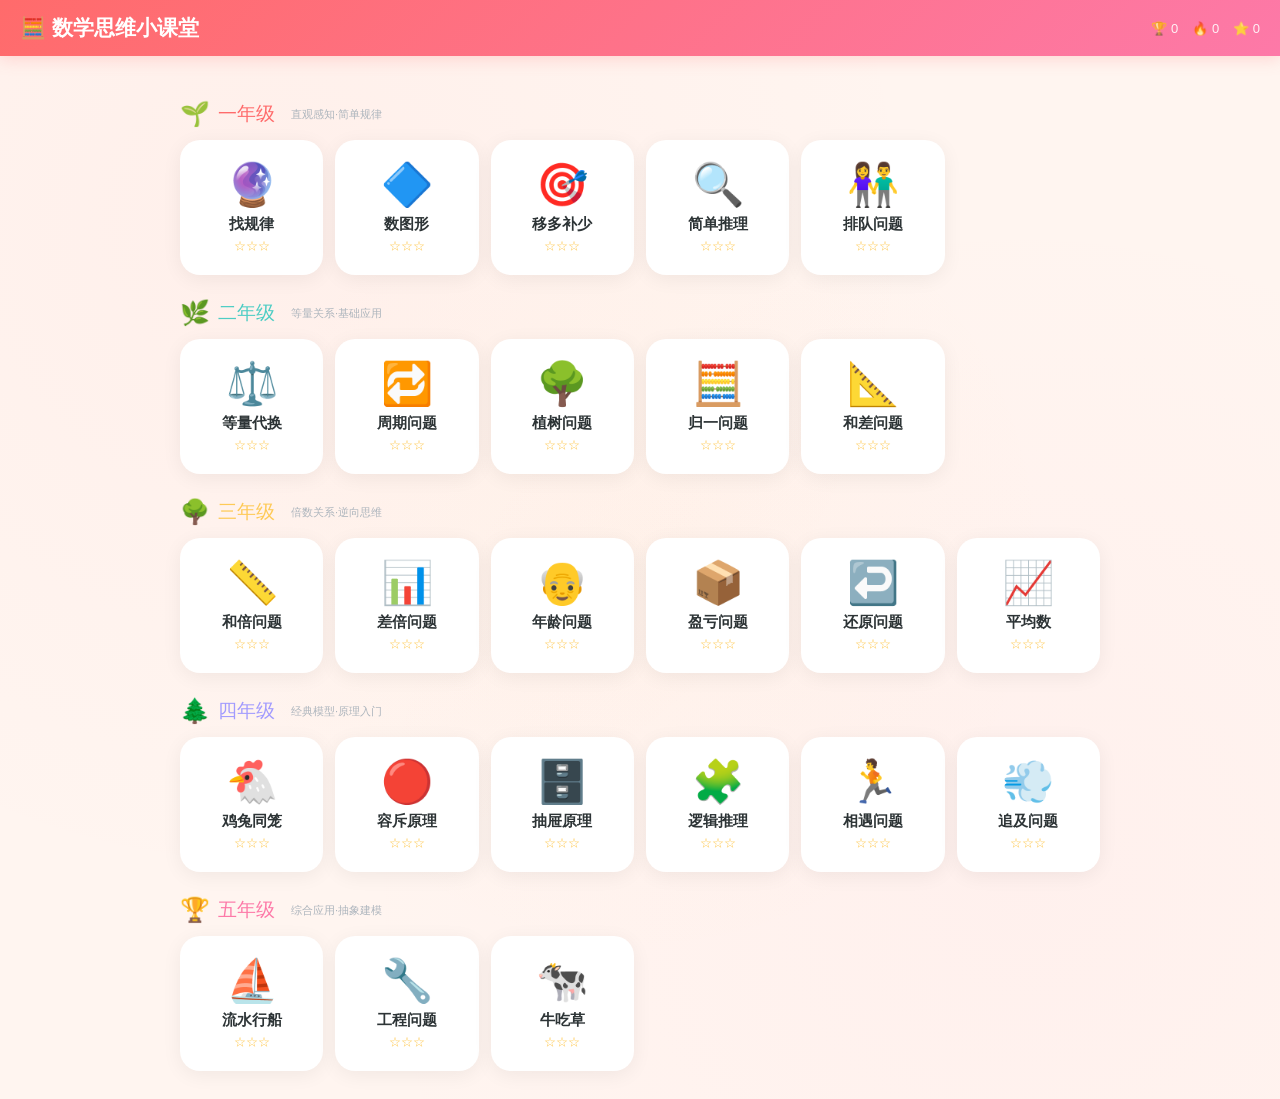
<file: index.html>
<!DOCTYPE html>
<html lang="zh-CN">
<head>
<meta charset="UTF-8">
<meta name="viewport" content="width=device-width, initial-scale=1.0">
<title>数学思维小课堂</title>
<link rel="stylesheet" href="css/style.css">
</head>
<body>

<div class="topbar" id="topbar">
  <button class="back-btn" id="backBtn" onclick="goMenu()">←</button>
  <h1 id="topTitle">🧮 数学思维小课堂</h1>
  <div class="top-stats" id="topStats">
    <span class="stat-item" id="scoreDisplay" title="总积分">🏆 0</span>
    <span class="stat-item" id="streakDisplay" title="连胜">🔥 0</span>
    <span class="stat-item stars-total" id="starTotal" title="已获星数">⭐ 0</span>
  </div>
</div>

<div class="container" id="container">
  <!-- 菜单视图 -->
  <div class="menu-view" id="menuView"></div>
  <!-- 游戏视图 -->
  <div class="game-view" id="gameView">
    <div class="game-header">
      <h2 id="gameTitle"></h2>
      <div class="desc" id="gameDesc"></div>
    </div>
    <div class="stage-tabs" id="stageTabs">
      <button class="stage-tab active" data-stage="1">🎯 看一看</button>
      <button class="stage-tab" data-stage="2">🤹 玩一玩</button>
      <button class="stage-tab" data-stage="3">🏆 练一练</button>
    </div>
    <div class="stage-content" id="stageContent"></div>
  </div>
</div>

<div class="cele" id="cele"></div>

<!-- JS 文件按依赖顺序加载 -->
<script src="js/data.js"></script>
<script src="js/framework.js"></script>
<script src="js/games-grade1.js"></script>
<script src="js/games-grade2.js"></script>
<script src="js/games-grade3.js"></script>
<script src="js/games-grade4.js"></script>
<script src="js/games-grade5.js"></script>
<script>init();</script>
</body>
</html>
</file>
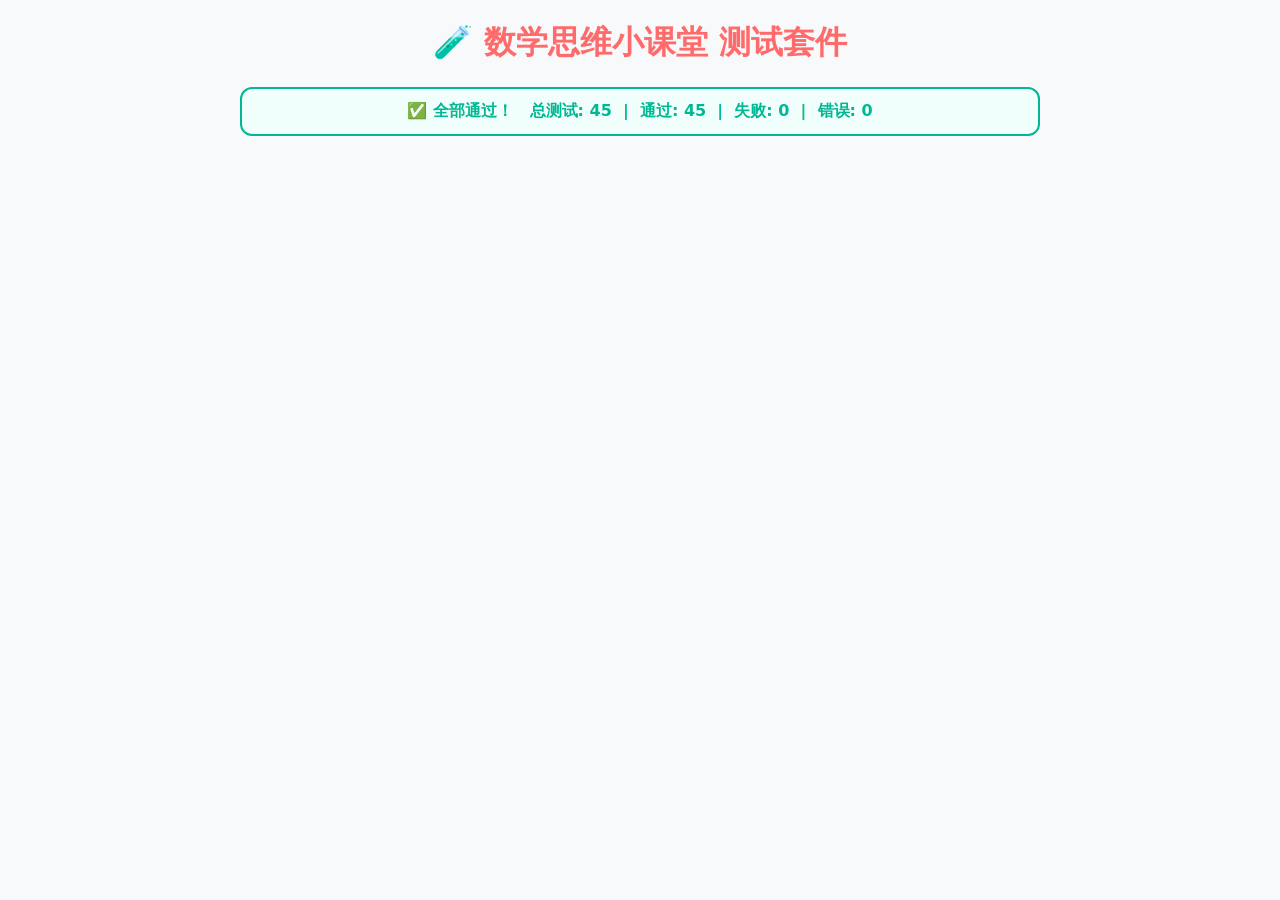
<file: tests/index.html>
<!DOCTYPE html>
<html lang="zh-CN">
<head>
<meta charset="UTF-8">
<meta name="viewport" content="width=device-width, initial-scale=1.0">
<title>数学思维小课堂 — 测试套件</title>
<style>
  body{font-family:system-ui,sans-serif;max-width:800px;margin:20px auto;padding:0 16px;background:#f8f9fa;color:#212529}
  h1{color:#ff6b6b;text-align:center}
  .summary{padding:12px 20px;border-radius:12px;font-weight:700;text-align:center;margin:12px 0}
  .pass{background:#f0fffc;color:#00b894;border:2px solid #00b894}
  .fail{background:#fff5f5;color:#ff6b6b;border:2px solid #ff6b6b}
  .game-block{background:#fff;border-radius:12px;padding:12px 16px;margin:8px 0;box-shadow:0 1px 4px rgba(0,0,0,.06)}
  .game-name{font-weight:700;font-size:15px}
  .test-item{font-size:13px;padding:2px 0;margin-left:16px}
  .ok{color:#00b894}.err{color:#ff6b6b}
  hr{border:0;border-top:1px solid #e9ecef;margin:8px 0}
</style>
</head>
<body>
<h1>🧪 数学思维小课堂 测试套件</h1>
<div id="summary"></div>
<div id="results"></div>

<script src="../js/data.js"></script>
<script src="../js/framework.js"></script>
<script src="test-answers.js"></script>
</body>
</html>
</file>
<file: css/style.css>
/* ====== CSS Variables & Reset ====== */
:root {
  --c1:#ff6b6b; --c2:#3dd6c8; --c3:#ffd43b; --c4:#a29bfe; --c5:#fd79a8; --c6:#20c997;
  --bg:#fff5f0; --card:#fff; --text:#2d3436; --sub:#636e72; --radius:20px; --shadow:0 4px 20px rgba(0,0,0,.06);
  --transition:0.25s;
}
*{box-sizing:border-box;margin:0;padding:0}

body{
  font-family:'PingFang SC','Noto Sans SC','Microsoft YaHei',sans-serif;
  background:var(--bg);min-height:100vh;color:var(--text);
  user-select:none;-webkit-user-select:none;
  background-image:radial-gradient(circle at 20% 20%,rgba(255,107,107,.04) 0%,transparent 50%),
    radial-gradient(circle at 80% 80%,rgba(253,121,168,.04) 0%,transparent 50%),
    radial-gradient(circle at 50% 50%,rgba(254,202,87,.03) 0%,transparent 50%);
}

/* ====== Top Bar ====== */
.topbar{
  background:linear-gradient(135deg,#ff6b6b,#fd79a8);color:#fff;padding:14px 20px;
  display:flex;align-items:center;gap:12px;position:sticky;top:0;z-index:50;
  box-shadow:0 2px 16px rgba(255,107,107,.25);
}
.topbar h1{font-size:21px;flex:1}
.topbar .back-btn{
  background:rgba(255,255,255,.25);border:none;color:#fff;width:38px;height:38px;
  border-radius:50%;font-size:20px;cursor:pointer;display:none;align-items:center;justify-content:center;
}
.topbar .back-btn.show{display:flex}
.topbar .back-btn:hover{background:rgba(255,255,255,.4)}
.topbar .stars-total{font-size:14px;opacity:.9}
.topbar .top-stats{display:flex;gap:14px;align-items:center}
.topbar .stat-item{font-size:13px;opacity:.9;color:#fff;cursor:default}

/* ====== Main Container ====== */
.container{max-width:960px;margin:0 auto;padding:20px}

/* ====== Menu Grid ====== */
.section-title{font-size:19px;margin:24px 0 12px;color:var(--sub);display:flex;align-items:center;gap:8px}
.topic-grid{display:grid;grid-template-columns:repeat(auto-fill,minmax(140px,1fr));gap:12px;margin-bottom:8px}
.topic-card{
  background:var(--card);border-radius:var(--radius);padding:18px 12px;text-align:center;
  cursor:pointer;transition:all var(--transition);box-shadow:var(--shadow);position:relative;overflow:hidden;
  border:2.5px solid transparent;
}
.topic-card:hover{transform:translateY(-4px);box-shadow:0 10px 32px rgba(0,0,0,.12);border-color:var(--c1)}
.topic-card .icon{font-size:42px;display:block;margin-bottom:6px;transition:transform .3s}
.topic-card:hover .icon{transform:scale(1.1)}
.topic-card .name{font-size:15px;font-weight:700;color:var(--text)}
.topic-card .stars{font-size:12px;color:#feca57;margin-top:4px}
.topic-card .badge{position:absolute;top:8px;right:8px;background:var(--c1);color:#fff;font-size:10px;padding:3px 8px;border-radius:10px}

/* ====== Game View ====== */
.game-view{display:none;flex-direction:column;gap:16px}
.game-view.active{display:flex}
.game-header{text-align:center}
.game-header h2{font-size:24px}
.game-header .desc{font-size:14px;color:var(--sub);margin-top:4px}

/* Stage tabs */
.stage-tabs{display:flex;gap:0;background:#e9ecef;border-radius:30px;padding:3px;align-self:center}
.stage-tab{
  padding:10px 24px;border:none;background:none;border-radius:28px;font-size:14px;font-weight:700;
  cursor:pointer;color:#868e96;transition:all .3s;font-family:inherit;
}
.stage-tab.active{background:#fff;color:var(--c1);box-shadow:0 2px 8px rgba(0,0,0,.1)}

.stage-content{
  min-height:300px;background:var(--card);border-radius:var(--radius);padding:24px;
  box-shadow:var(--shadow);display:flex;flex-direction:column;align-items:center;gap:16px;
}
.stage-panel{display:none;flex-direction:column;align-items:center;gap:14px;width:100%}
.stage-panel.active{display:flex}

/* ====== Shared Components ====== */
.btn{
  padding:12px 28px;border:none;border-radius:26px;font-size:16px;font-weight:700;cursor:pointer;
  transition:all var(--transition);font-family:inherit;
}
.btn-p{background:linear-gradient(135deg,var(--c1),#ff8787);color:#fff;box-shadow:0 3px 12px rgba(255,107,107,.25)}
.btn-p:hover{opacity:.9;transform:translateY(-2px);box-shadow:0 5px 18px rgba(255,107,107,.35)}
.btn-s{background:linear-gradient(135deg,var(--c2),#63e6be);color:#fff;box-shadow:0 3px 12px rgba(61,214,200,.25)}
.btn-s:hover{opacity:.9;transform:translateY(-2px)}
.btn-o{background:#fff;color:var(--c1);border:2px solid var(--c1)}
.btn-o:hover{background:#fff5f5;transform:translateY(-1px)}
.btn:disabled{opacity:.4;pointer-events:none}

.feedback{font-size:15px;min-height:24px;text-align:center;font-weight:700}
.feedback.ok{color:#20c997}
.feedback.err{color:var(--c1)}

.answer-row{display:flex;align-items:center;gap:8px;flex-wrap:wrap;justify-content:center;font-size:17px}
.answer-input{
  width:80px;padding:12px;text-align:center;border:2.5px solid #dee2e6;border-radius:14px;
  font-size:20px;font-weight:700;font-family:inherit;transition:all .3s;
}
.answer-input:focus{outline:none;border-color:var(--c2);box-shadow:0 0 0 3px rgba(61,214,200,.15)}
.answer-input.ok{border-color:#20c997;background:#f0fff4}
.answer-input.err{border-color:var(--c1);background:#fff5f5;animation:shake .4s}

/* ====== Scale / Balance ====== */
.scale-wrap{position:relative;width:100%;max-width:400px;height:240px;margin:0 auto}
.scale-wrap svg{width:100%;height:100%}
.scale-items{position:absolute;display:flex;gap:2px;flex-wrap:wrap;justify-content:center;align-items:flex-end;pointer-events:none}
.scale-left{left:10%;bottom:22%;width:26%}
.scale-right{right:10%;bottom:22%;width:26%}
.scale-item{font-size:26px;pointer-events:auto;cursor:pointer;transition:all .3s;line-height:1}
.scale-item:hover{transform:scale(1.2)}
.scale-item.removing{opacity:0;transform:scale(0)}

/* ====== Bar Model ====== */
.bar-wrap{width:100%;max-width:440px}
.bar-row{display:flex;align-items:center;gap:6px;margin:6px 0}
.bar-lbl{font-weight:700;font-size:15px;min-width:40px;text-align:center}
.bar-track{flex:1;height:36px;background:#f1f3f5;border-radius:10px;position:relative;overflow:visible}
.bar-fill{height:100%;border-radius:10px;transition:width .5s cubic-bezier(.34,1.56,.64,1);display:flex;align-items:center;justify-content:center;color:#fff;font-weight:700;font-size:13px;min-width:36px}
.bar-fill.a{background:linear-gradient(90deg,#ff6b6b,#ff8787)}
.bar-fill.b{background:linear-gradient(90deg,#4ecdc4,#63e6be)}
.bar-fill.d{background:linear-gradient(90deg,#feca57,#ffd43b);color:#495057}
.bar-seg{display:flex;width:100%;height:100%;gap:2px}
.bar-seg span{flex:1;background:rgba(255,255,255,.3);display:flex;align-items:center;justify-content:center;font-weight:700;font-size:11px;color:#fff;border-radius:4px}
.bar-seg span.hl{background:rgba(255,255,255,.55)}

/* ====== Slider ====== */
.slider-grp{width:100%;max-width:360px;display:flex;flex-direction:column;align-items:center;gap:6px}
.slider-grp label{font-weight:700;font-size:14px}
.slider-val{font-size:22px;font-weight:700;color:var(--c1);background:#fff5f5;padding:4px 16px;border-radius:16px}
input[type=range]{-webkit-appearance:none;width:100%;height:10px;border-radius:10px;background:linear-gradient(90deg,#ffe0e0,#e9ecef);outline:none}
input[type=range]::-webkit-slider-thumb{-webkit-appearance:none;width:34px;height:34px;border-radius:50%;background:linear-gradient(135deg,var(--c1),#ff8787);cursor:pointer;box-shadow:0 3px 10px rgba(255,107,107,.35)}

/* ====== Venn ====== */
.venn-wrap{position:relative;width:300px;height:220px;margin:0 auto}
.venn-wrap svg{width:100%;height:100%}
.venn-wrap .region{cursor:pointer;transition:opacity .3s}
.venn-wrap .region:hover{opacity:.7}

/* ====== Grid items ====== */
.item-grid{display:flex;gap:10px;flex-wrap:wrap;justify-content:center}
.item-chip{
  background:#f8f9fa;border:2.5px solid #dee2e6;border-radius:14px;padding:10px 18px;
  font-size:17px;cursor:pointer;transition:all var(--transition);font-weight:700;
}
.item-chip:hover{border-color:var(--c2);background:#e6fffa;transform:translateY(-1px)}
.item-chip.selected{background:linear-gradient(135deg,var(--c2),#63e6be);color:#fff;border-color:var(--c2);box-shadow:0 3px 12px rgba(61,214,200,.25)}
.item-chip.wrong{background:linear-gradient(135deg,var(--c1),#ff8787);color:#fff;border-color:var(--c1);animation:shake .4s}

/* ====== Character Animation ====== */
.anim-track{position:relative;width:100%;max-width:500px;height:80px;background:#f8f9fa;border-radius:16px;overflow:hidden}
.anim-char{position:absolute;font-size:36px;transition:left .1s linear;bottom:8px}
.anim-home{position:absolute;bottom:4px;font-size:11px;color:var(--sub);font-weight:600}

/* ====== Celebration ====== */
.cele{position:fixed;top:0;left:0;width:100%;height:100%;pointer-events:none;z-index:200}
@keyframes celePopIn{from{transform:translate(-50%,-50%) scale(0);opacity:0}to{transform:translate(-50%,-50%) scale(1);opacity:1}}
@keyframes celeFadeOut{from{opacity:1;transform:translate(-50%,-50%) scale(1)}to{opacity:0;transform:translate(-50%,-60%) scale(.8)}}
@keyframes celeBounce{0%{transform:scale(0)}50%{transform:scale(1.3)}100%{transform:scale(1)}}

/* ====== Achievement Popup ====== */
.achieve-popup{
  position:fixed;top:80px;right:20px;background:#fff;border-radius:16px;padding:14px 20px;
  box-shadow:0 8px 32px rgba(0,0,0,.18);z-index:300;display:flex;align-items:center;gap:12px;
  animation:slideInRight .4s cubic-bezier(.34,1.56,.64,1),fadeOut .3s 2.5s forwards;
  max-width:280px;border:2px solid #feca57;
}
.achieve-icon{font-size:36px}
@keyframes slideInRight{from{transform:translateX(120%);opacity:0}to{transform:translateX(0);opacity:1}}
@keyframes fadeOut{from{opacity:1;transform:translateX(0)}to{opacity:0;transform:translateX(30px)}}

/* ====== Timer Bar ====== */
.timer-wrap{
  width:100%;max-width:400px;display:flex;align-items:center;gap:10px;padding:8px 0;
}
.timer-bar-track{flex:1;height:10px;background:#f1f3f5;border-radius:10px;overflow:hidden}
.timer-bar-fill{height:100%;border-radius:10px;background:linear-gradient(90deg,var(--c2),#20c997);transition:width .3s}
.timer-bar-fill.warn{background:linear-gradient(90deg,var(--c3),#ff9f43)}
.timer-bar-fill.urgent{background:linear-gradient(90deg,#ff6b6b,#ee5a24);animation:pulse .5s infinite}
.timer-text{font-size:15px;font-weight:700;min-width:36px;text-align:center}
.timer-text.urgent{color:#ff6b6b}
@keyframes pulse{0%,100%{opacity:1}50%{opacity:.4}}

/* ====== Difficulty Badge ====== */
.diff-badge{padding:3px 12px;border-radius:12px;font-size:12px;font-weight:700}
.diff-badge.easy{background:#d3f9d8;color:#2b8a3e}
.diff-badge.medium{background:#fff3bf;color:#e67700}
.diff-badge.hard{background:#ffe3e3;color:#c92a2a}

/* ====== Trees on path ====== */
.tree-row{display:flex;gap:0;align-items:center;flex-wrap:wrap;justify-content:center}
.tree{font-size:32px;transition:all .3s}
.tree-spacer{width:30px;height:4px;background:#e9ecef;transition:width .3s}

/* ====== Step-by-step explainer (Stage 1) ====== */
.explain-box{
  background:linear-gradient(135deg,#fff9f0,#fff5f5);border-left:5px solid var(--c1);border-radius:12px;
  padding:14px 18px;margin:8px 0;font-size:15px;line-height:2;text-align:left;
  width:100%;max-width:540px;
}
.explain-box .step{display:flex;gap:10px;align-items:flex-start;margin:6px 0}
.explain-box .step-num{
  background:linear-gradient(135deg,var(--c1),#ff8787);color:#fff;width:26px;height:26px;border-radius:50%;
  display:flex;align-items:center;justify-content:center;font-size:13px;font-weight:700;flex-shrink:0;
  box-shadow:0 2px 6px rgba(255,107,107,.25);
}
.explain-box .highlight{color:var(--c1);font-weight:700}
.formula-box{
  background:linear-gradient(135deg,#fff9db,#ffe8cc);border:2.5px dashed var(--c3);
  border-radius:14px;padding:12px 24px;text-align:center;font-weight:700;font-size:16px;
  margin:8px 0;box-shadow:0 2px 12px rgba(255,212,59,.15);
}
.concept-svg{max-width:520px;width:100%;margin:0 auto}
.concept-svg.anim-ready{animation:fadeIn .5s}

/* ── Stage 1 Animation: step-by-step reveal ── */
.explain-box .step{opacity:0;transform:translateX(-20px)}
.explain-box .step.anim-reveal{animation:stepReveal .5s cubic-bezier(.34,1.56,.64,1) forwards}
.explain-box .step-num.anim-pop{animation:stepNumPop .3s cubic-bezier(.34,1.56,.64,1) forwards}
.explain-box .highlight.anim-glow{animation:highlightGlow .6s ease-in-out}

.formula-box.anim-ready{opacity:0;animation:formulaBounce .6s cubic-bezier(.34,1.56,.64,1) forwards}
@keyframes stepReveal{from{opacity:0;transform:translateX(-20px)}to{opacity:1;transform:translateX(0)}}
@keyframes stepNumPop{0%{transform:scale(0)}60%{transform:scale(1.3)}100%{transform:scale(1)}}
@keyframes highlightGlow{0%,100%{color:var(--c1)}50%{color:#ff8787;transform:scale(1.05)}}
@keyframes formulaBounce{0%{opacity:0;transform:scale(.8) translateY(12px)}60%{transform:scale(1.04) translateY(-2px)}100%{opacity:1;transform:scale(1) translateY(0)}}

/* ====== Keyframe Animations ====== */
@keyframes shake{0%,100%{transform:translateX(0)}25%{transform:translateX(-5px)}75%{transform:translateX(5px)}}
@keyframes pop{0%{transform:scale(0);opacity:0}70%{transform:scale(1.2)}100%{transform:scale(1);opacity:1}}
@keyframes fadeIn{from{opacity:0;transform:translateY(8px)}to{opacity:1;transform:translateY(0)}}

.textbook-source{font-size:11px;color:#adb5bd;text-align:center;margin-top:12px;padding:4px 0;border-top:1px solid #f1f3f5;letter-spacing:.5px}

/* ====== Responsive ====== */
@media(max-width:600px){
  .topic-grid{grid-template-columns:repeat(auto-fill,minmax(105px,1fr))}
  .topic-card{padding:14px 8px}
  .topic-card .icon{font-size:32px}
  .topic-card .name{font-size:13px}
  .topbar h1{font-size:17px}
  .container{padding:12px}
  .stage-content{padding:16px}
  .scale-wrap{height:200px}
  .scale-item{font-size:22px}
}
</file>
